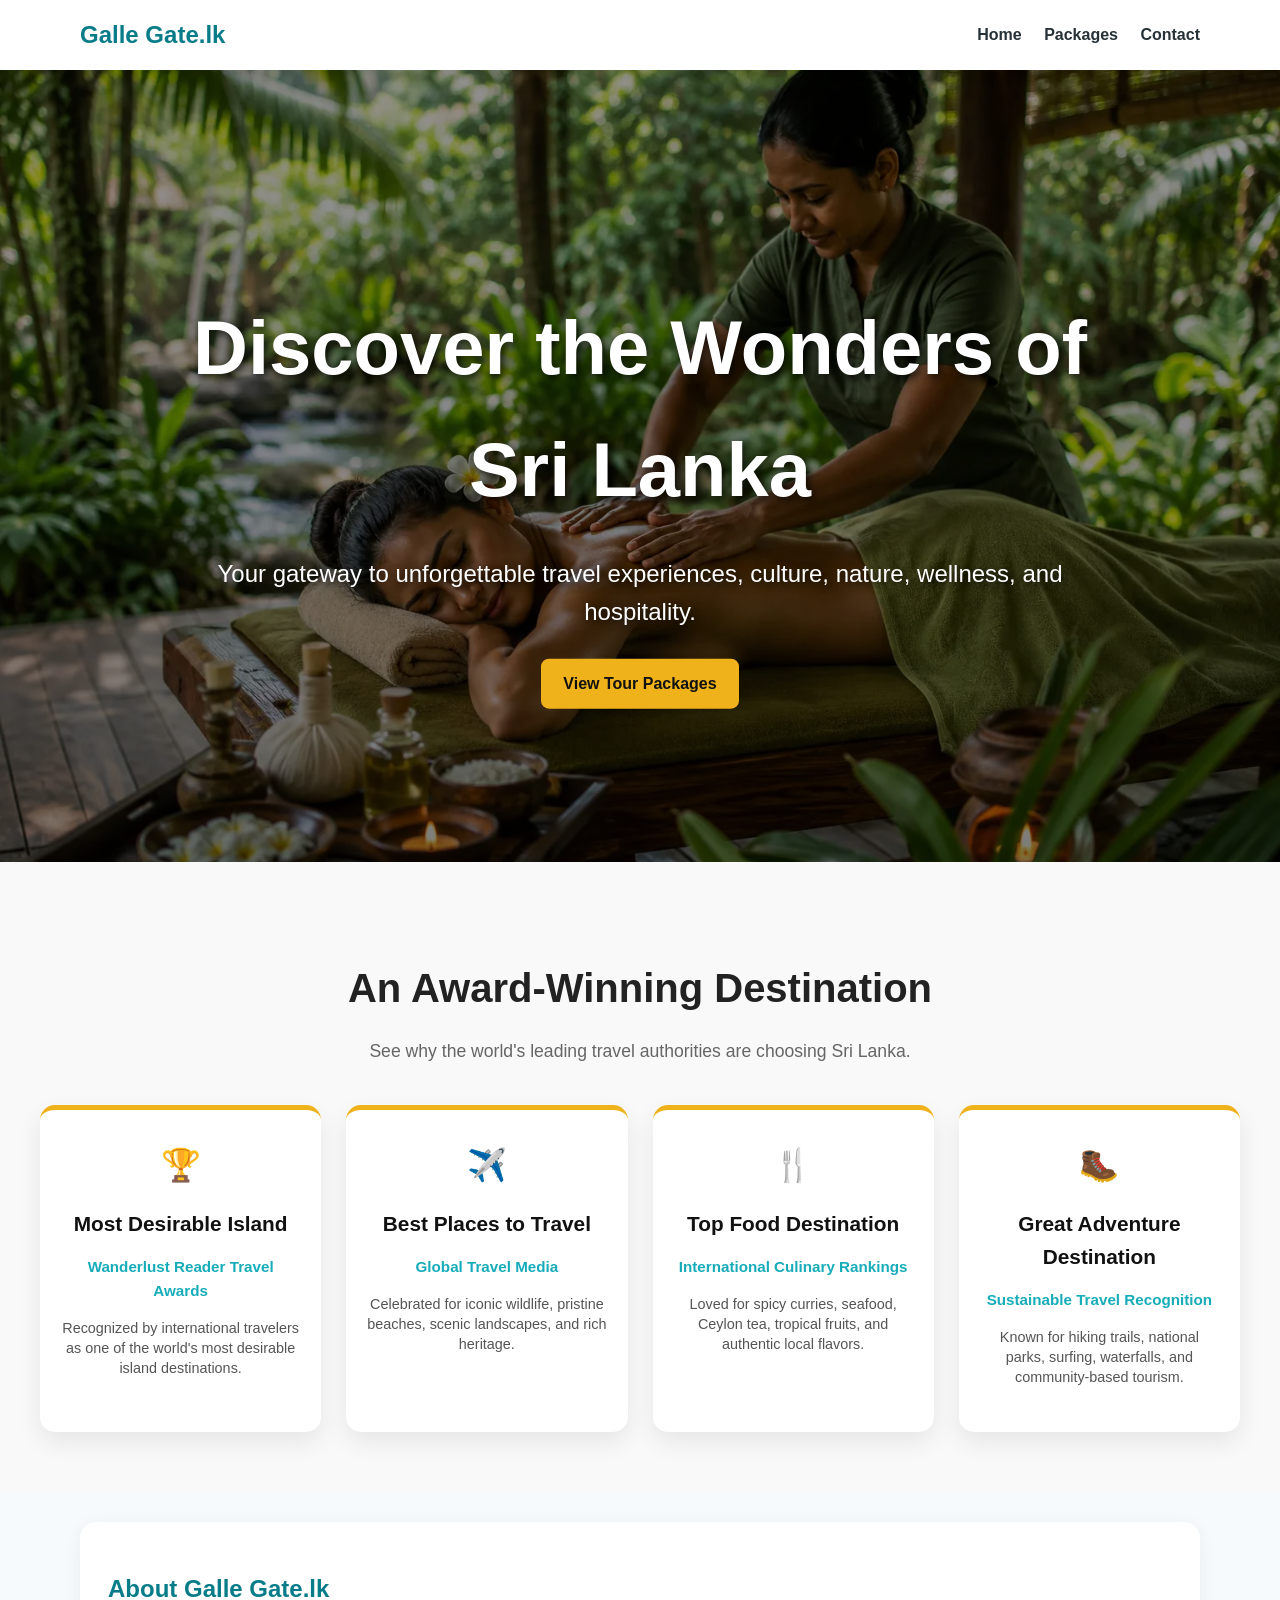
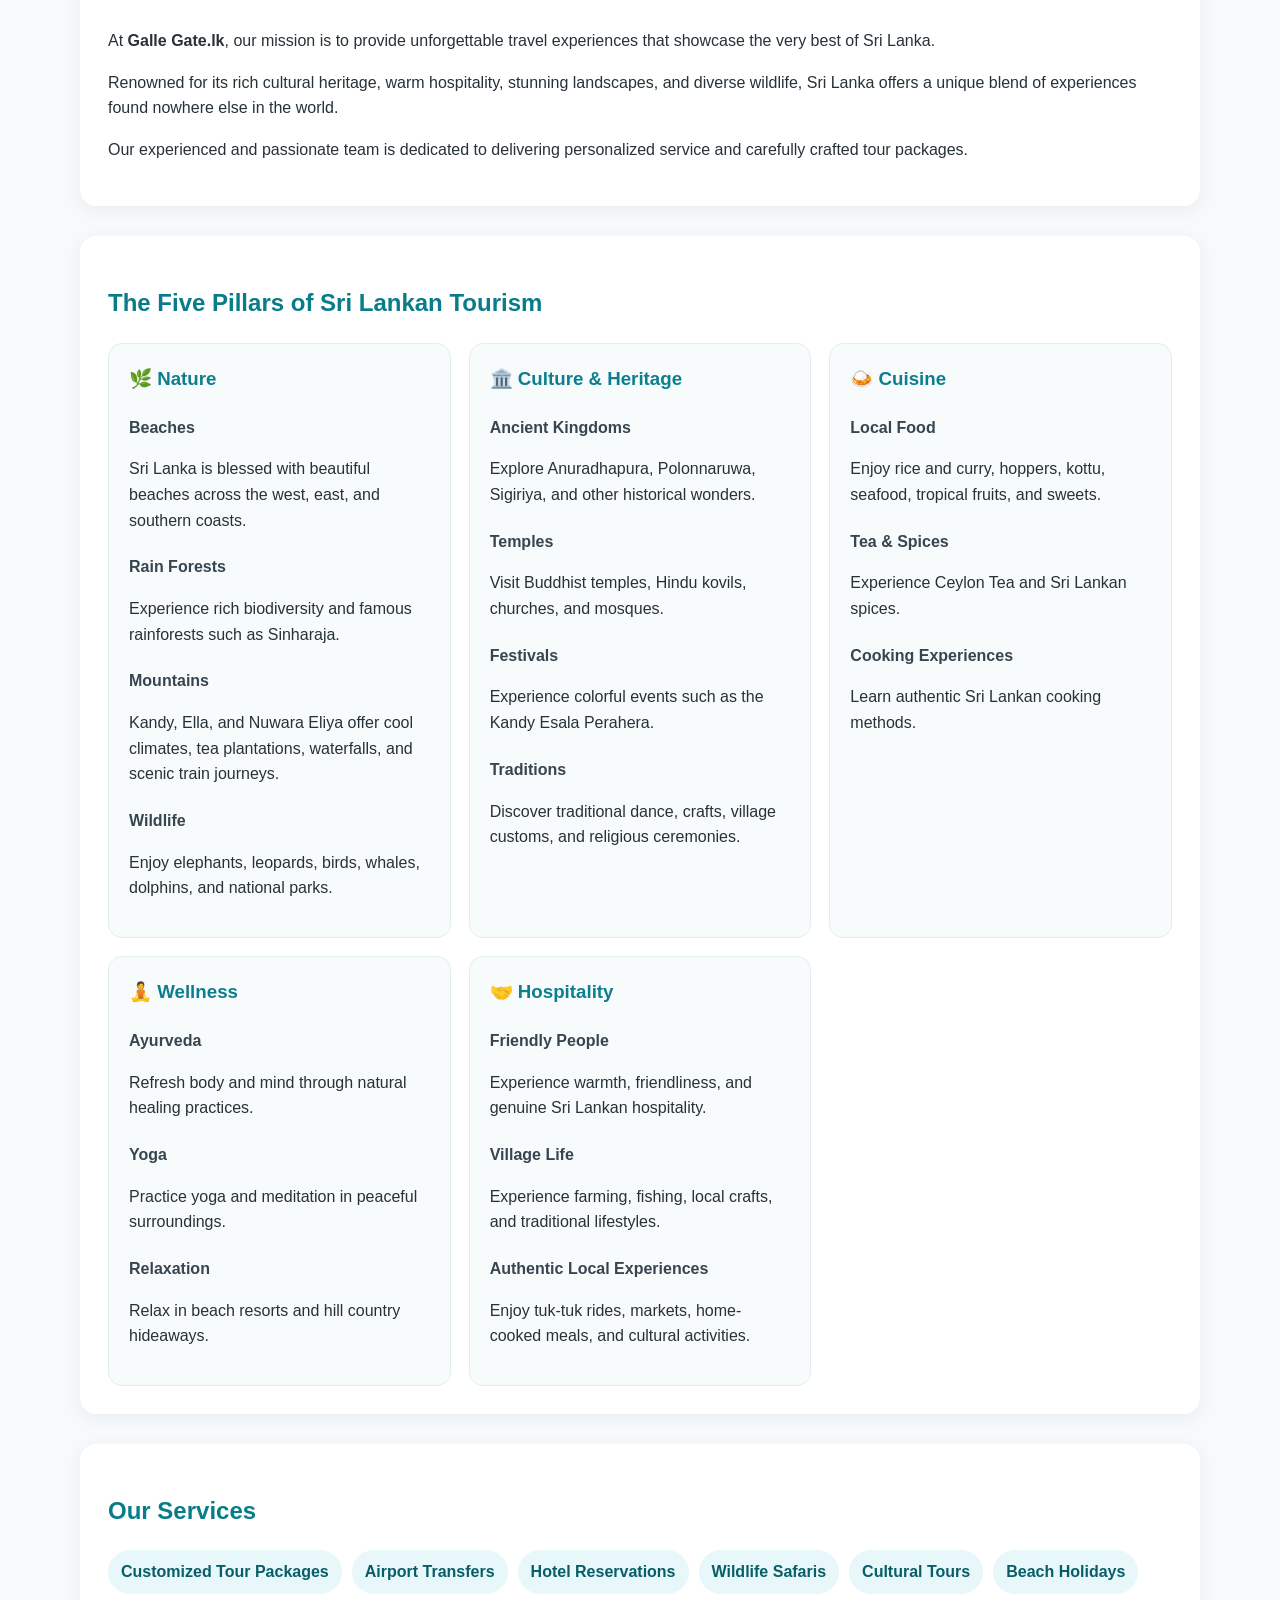
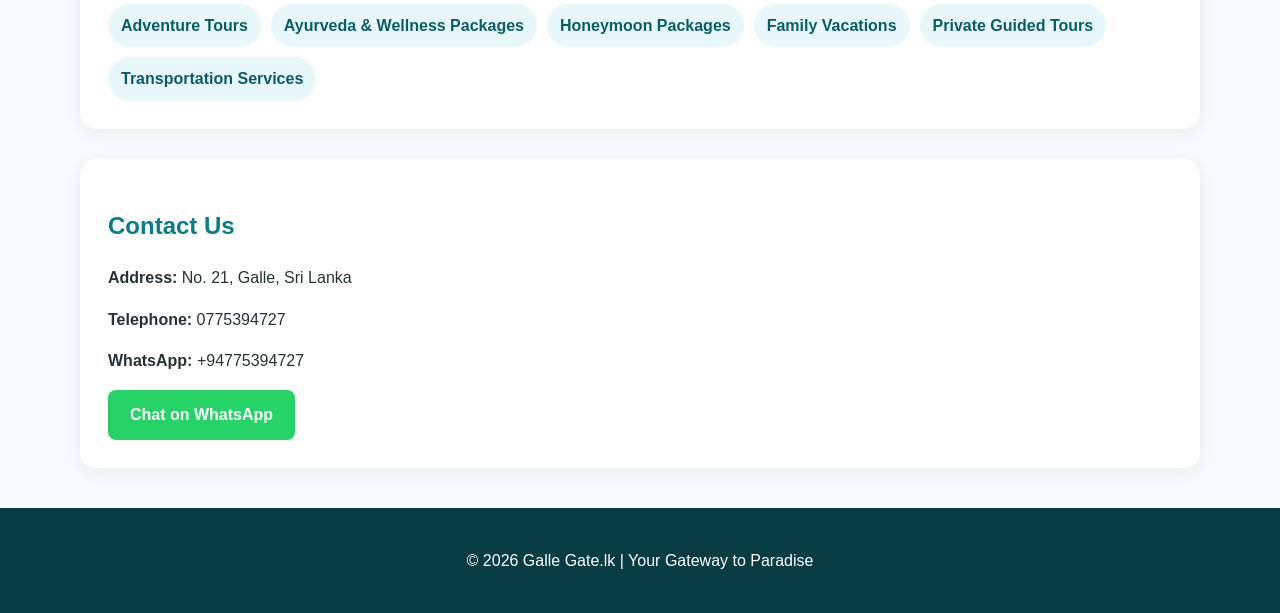
<file: index.html>
<!DOCTYPE html>
<html lang="en">
<head>
<meta charset="UTF-8">
<meta name="viewport" content="width=device-width, initial-scale=1.0">
<title>Galle Gate.lk | Sri Lanka Tours</title>
<link rel="stylesheet" href="style.css">
</head>
<body>
<header class="site-header">
  <div class="container nav">
    <h2 class="logo">Galle Gate.lk</h2>
    <nav>
      <a href="index.html">Home</a>
      <a href="packages.html">Packages</a>
      <a href="#contact">Contact</a>
    </nav>
  </div>
</header>

<section class="hero-slider">
  <div class="slide active" style="background-image:url('assets/hero-1.webp')"></div>
  <div class="slide" style="background-image:url('assets/hero-2.webp')"></div>
  <div class="slide" style="background-image:url('assets/hero-3.webp')"></div>
  <div class="slide" style="background-image:url('assets/hero-4.webp')"></div>
  <div class="slide" style="background-image:url('assets/hero-5.webp')"></div>
  <div class="slide" style="background-image:url('assets/hero-6.webp')"></div>
  <div class="slide" style="background-image:url('assets/hero-7.webp')"></div>
  <div class="slide" style="background-image:url('assets/hero-8.webp')"></div>
  <div class="hero-overlay">
    <h1>Discover the Wonders of Sri Lanka</h1>
    <p>Your gateway to unforgettable travel experiences, culture, nature, wellness, and hospitality.</p>
    <a href="packages.html" class="btn">View Tour Packages</a>
  </div>
</section>

<section class="tourism-awards-section">
  <div class="awards-container">
    <h2 class="section-title">An Award-Winning Destination</h2>
    <p class="section-subtitle">See why the world's leading travel authorities are choosing Sri Lanka.</p>
    <div class="awards-grid">
      <div class="award-card"><div class="award-icon">🏆</div><h3>Most Desirable Island</h3><p class="award-source">Wanderlust Reader Travel Awards</p><p class="award-desc">Recognized by international travelers as one of the world's most desirable island destinations.</p></div>
      <div class="award-card"><div class="award-icon">✈️</div><h3>Best Places to Travel</h3><p class="award-source">Global Travel Media</p><p class="award-desc">Celebrated for iconic wildlife, pristine beaches, scenic landscapes, and rich heritage.</p></div>
      <div class="award-card"><div class="award-icon">🍴</div><h3>Top Food Destination</h3><p class="award-source">International Culinary Rankings</p><p class="award-desc">Loved for spicy curries, seafood, Ceylon tea, tropical fruits, and authentic local flavors.</p></div>
      <div class="award-card"><div class="award-icon">🥾</div><h3>Great Adventure Destination</h3><p class="award-source">Sustainable Travel Recognition</p><p class="award-desc">Known for hiking trails, national parks, surfing, waterfalls, and community-based tourism.</p></div>
    </div>
  </div>
</section>

<main class="container">
<section class="intro">
<h2>About Galle Gate.lk</h2>
<p>At <strong>Galle Gate.lk</strong>, our mission is to provide unforgettable travel experiences that showcase the very best of Sri Lanka.</p>
<p>Renowned for its rich cultural heritage, warm hospitality, stunning landscapes, and diverse wildlife, Sri Lanka offers a unique blend of experiences found nowhere else in the world.</p>
<p>Our experienced and passionate team is dedicated to delivering personalized service and carefully crafted tour packages.</p>
</section>

<section class="pillars">
<h2>The Five Pillars of Sri Lankan Tourism</h2>
<div class="pillar-grid">
<article class="pillar-card"><h3>🌿 Nature</h3><h4>Beaches</h4><p>Sri Lanka is blessed with beautiful beaches across the west, east, and southern coasts.</p><h4>Rain Forests</h4><p>Experience rich biodiversity and famous rainforests such as Sinharaja.</p><h4>Mountains</h4><p>Kandy, Ella, and Nuwara Eliya offer cool climates, tea plantations, waterfalls, and scenic train journeys.</p><h4>Wildlife</h4><p>Enjoy elephants, leopards, birds, whales, dolphins, and national parks.</p></article>
<article class="pillar-card"><h3>🏛️ Culture & Heritage</h3><h4>Ancient Kingdoms</h4><p>Explore Anuradhapura, Polonnaruwa, Sigiriya, and other historical wonders.</p><h4>Temples</h4><p>Visit Buddhist temples, Hindu kovils, churches, and mosques.</p><h4>Festivals</h4><p>Experience colorful events such as the Kandy Esala Perahera.</p><h4>Traditions</h4><p>Discover traditional dance, crafts, village customs, and religious ceremonies.</p></article>
<article class="pillar-card"><h3>🍛 Cuisine</h3><h4>Local Food</h4><p>Enjoy rice and curry, hoppers, kottu, seafood, tropical fruits, and sweets.</p><h4>Tea & Spices</h4><p>Experience Ceylon Tea and Sri Lankan spices.</p><h4>Cooking Experiences</h4><p>Learn authentic Sri Lankan cooking methods.</p></article>
<article class="pillar-card"><h3>🧘 Wellness</h3><h4>Ayurveda</h4><p>Refresh body and mind through natural healing practices.</p><h4>Yoga</h4><p>Practice yoga and meditation in peaceful surroundings.</p><h4>Relaxation</h4><p>Relax in beach resorts and hill country hideaways.</p></article>
<article class="pillar-card"><h3>🤝 Hospitality</h3><h4>Friendly People</h4><p>Experience warmth, friendliness, and genuine Sri Lankan hospitality.</p><h4>Village Life</h4><p>Experience farming, fishing, local crafts, and traditional lifestyles.</p><h4>Authentic Local Experiences</h4><p>Enjoy tuk-tuk rides, markets, home-cooked meals, and cultural activities.</p></article>
</div>
</section>

<section class="services">
<h2>Our Services</h2>
<div class="service-list">
<span>Customized Tour Packages</span><span>Airport Transfers</span><span>Hotel Reservations</span><span>Wildlife Safaris</span><span>Cultural Tours</span><span>Beach Holidays</span><span>Adventure Tours</span><span>Ayurveda & Wellness Packages</span><span>Honeymoon Packages</span><span>Family Vacations</span><span>Private Guided Tours</span><span>Transportation Services</span>
</div>
</section>

<section id="contact" class="contact-box">
<h2>Contact Us</h2>
<p><strong>Address:</strong> No. 21, Galle, Sri Lanka</p>
<p><strong>Telephone:</strong> 0775394727</p>
<p><strong>WhatsApp:</strong> +94775394727</p>
<a class="btn whatsapp" href="https://wa.me/94775394727" target="_blank">Chat on WhatsApp</a>
</section>
</main>
<footer><p>© 2026 Galle Gate.lk | Your Gateway to Paradise</p></footer>
<script src="slider.js"></script>
</body>
</html>
</file>
<file: style.css>
*{box-sizing:border-box}body{margin:0;font-family:Arial,Helvetica,sans-serif;color:#263238;background:#f7fafc;line-height:1.6}.container{width:min(1120px,92%);margin:auto}.site-header{background:#fff;box-shadow:0 2px 12px rgba(0,0,0,.08);position:sticky;top:0;z-index:20}.nav{display:flex;justify-content:space-between;align-items:center;padding:16px 0}.logo{margin:0;color:#087c89}nav a{margin-left:18px;color:#263238;text-decoration:none;font-weight:bold}nav a:hover{color:#087c89}.hero-slider{position:relative;height:88vh;min-height:520px;overflow:hidden;background:#111}.slide{position:absolute;inset:0;width:100%;height:100%;background-size:cover;background-position:center;opacity:0;transition:opacity 1.5s ease-in-out}.slide::after{content:"";position:absolute;inset:0;background:linear-gradient(rgba(0,0,0,.42),rgba(0,0,0,.50))}.slide.active{opacity:1}.hero-overlay{position:absolute;z-index:5;top:50%;left:50%;transform:translate(-50%,-50%);width:min(900px,90%);text-align:center;color:white}.hero-overlay h1{font-size:clamp(38px,7vw,76px);margin-bottom:14px;text-shadow:3px 3px 10px rgba(0,0,0,.8)}.hero-overlay p{font-size:clamp(18px,2.2vw,24px);margin-bottom:28px;text-shadow:2px 2px 8px rgba(0,0,0,.8)}.btn{display:inline-block;background:#EFB21B;color:#111;padding:12px 22px;border-radius:8px;text-decoration:none;font-weight:bold;border:none;cursor:pointer}.whatsapp{background:#25D366;color:#fff}.tourism-awards-section{padding:60px 20px;background:#f9f9f9;text-align:center}.awards-container{max-width:1200px;margin:0 auto}.section-title{font-size:2.5rem;color:#222;margin-bottom:10px}.section-subtitle{font-size:1.1rem;color:#666;margin-bottom:40px}.awards-grid{display:grid;grid-template-columns:repeat(auto-fit,minmax(250px,1fr));gap:25px}.award-card{background:white;padding:30px 20px;border-radius:15px;border-top:5px solid #EFB21B;box-shadow:0 10px 25px rgba(0,0,0,0.08);transition:all .3s ease}.award-card:hover{transform:translateY(-10px);box-shadow:0 15px 35px rgba(0,0,0,0.15)}.award-icon{font-size:2rem;margin-bottom:15px}.award-card h3{font-size:1.3rem;color:#111;margin:10px 0 5px 0}.award-source{font-weight:bold;color:#16ACB9;font-size:.95rem;margin-bottom:10px}.award-desc{font-size:.9rem;color:#555;line-height:1.4}.intro,.pillars,.services,.contact-box,.inquiry-box{background:#fff;margin:30px 0;padding:28px;border-radius:16px;box-shadow:0 4px 18px rgba(0,0,0,.06)}h2{color:#087c89}.pillar-grid{display:grid;grid-template-columns:repeat(auto-fit,minmax(300px,1fr));gap:18px}.pillar-card{background:#f8fbfc;border:1px solid #e1eef1;border-radius:14px;padding:20px}.pillar-card h3{margin-top:0;color:#0b7f8f}.pillar-card h4{margin-bottom:4px;color:#36454f}.service-list{display:flex;flex-wrap:wrap;gap:10px}.service-list span{background:#e8f7f9;color:#075e68;padding:9px 13px;border-radius:999px;font-weight:bold}.page-title{background:linear-gradient(135deg,#087c89,#11a6b7);color:#fff;padding:55px 0;text-align:center}.filters{text-align:center;margin:24px 0}.filters button{background:#EFB21B;border:none;padding:10px 16px;margin:5px;border-radius:7px;cursor:pointer;font-weight:bold}.package-grid{display:grid;grid-template-columns:repeat(auto-fit,minmax(310px,1fr));gap:22px;margin-bottom:30px}.package-card{background:white;border-radius:16px;overflow:hidden;box-shadow:0 4px 18px rgba(0,0,0,.08)}.package-card img{width:100%;height:225px;object-fit:cover;background:#ddd}.package-body{padding:20px}.category-label{background:#e8f7f9;color:#087c89;padding:5px 9px;border-radius:999px;font-size:13px;font-weight:bold;text-transform:uppercase}.package-body h3{color:#087c89;margin-top:12px}.package-meta{display:flex;justify-content:space-between;gap:10px;background:#f5f8fa;padding:10px;border-radius:8px;margin:12px 0;font-weight:bold}.package-body button,.modal-select-btn{width:100%;background:#087c89;color:white;border:none;padding:12px;border-radius:8px;font-weight:bold;cursor:pointer;margin-top:8px}.secondary-btn{background:#EFB21B!important;color:#111!important}form{display:grid;gap:12px;max-width:620px}input,textarea{padding:13px;border:1px solid #ccd7dc;border-radius:8px;font-size:15px}textarea{min-height:120px}form button{background:#EFB21B;border:none;padding:13px;border-radius:8px;font-weight:bold;cursor:pointer}.modal{display:none;position:fixed;z-index:100;left:0;top:0;width:100%;height:100%;overflow:auto;background:rgba(0,0,0,.65)}.modal-content{background:#fff;margin:40px auto;padding:24px;border-radius:16px;width:min(900px,92%);position:relative}.close-btn{position:absolute;right:16px;top:10px;font-size:32px;border:none;background:transparent;cursor:pointer}.modal-image{width:100%;height:320px;object-fit:cover;border-radius:12px;background:#ddd}.timeline-item{border-left:4px solid #087c89;padding:8px 0 8px 14px;margin:12px 0;background:#f8fbfc}footer{text-align:center;padding:24px;background:#073c43;color:white;margin-top:40px}@media(max-width:700px){.nav{flex-direction:column;gap:12px}nav a{margin:0 8px}.hero-slider{height:70vh;min-height:420px}.modal-image{height:220px}.section-title{font-size:2rem}}
</file>
